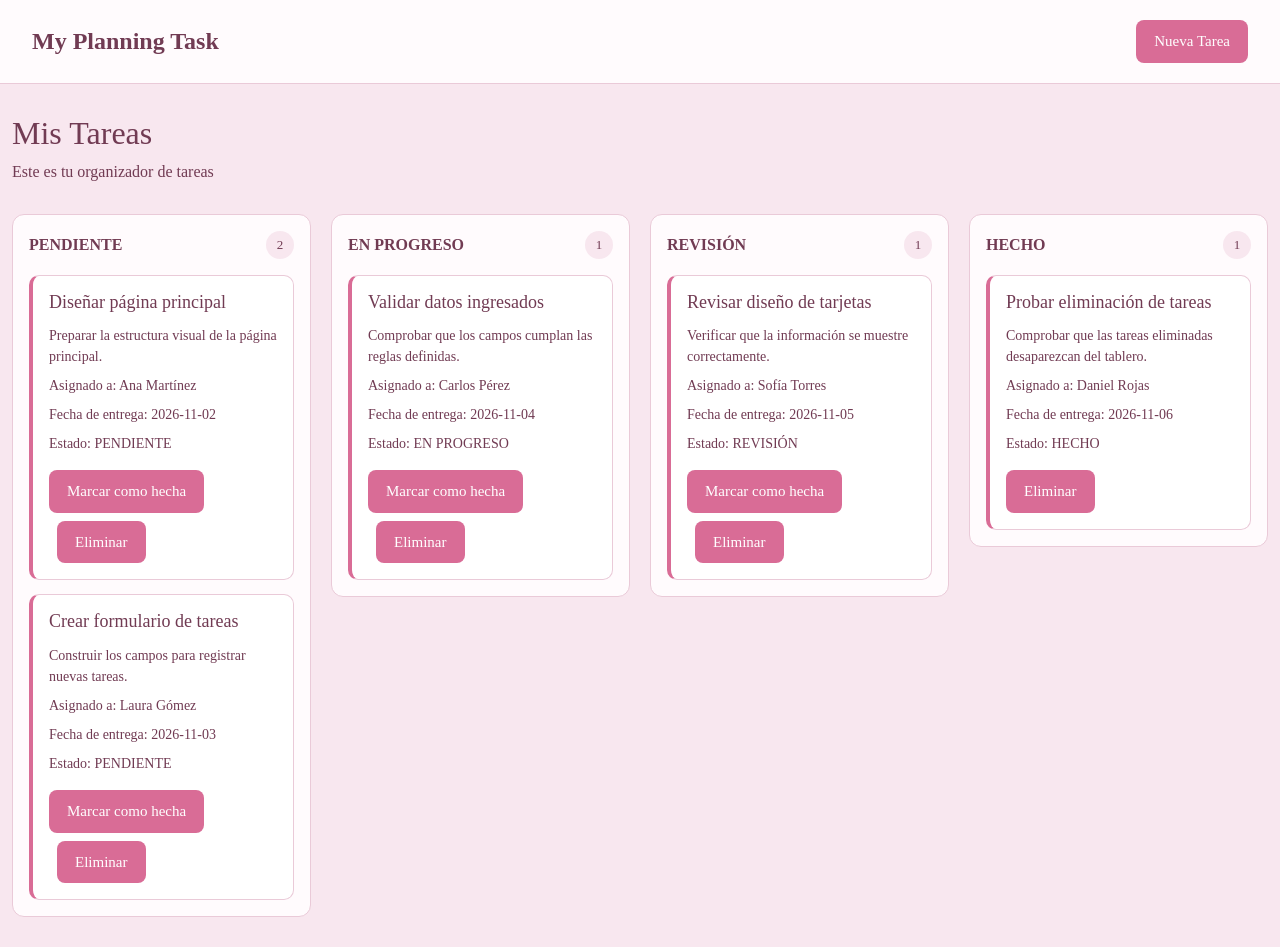
<file: index.html>
<!DOCTYPE html>
<html lang="es">
<head>
    <meta charset="UTF-8">
    <meta name="viewport" content="width=device-width, initial-scale=1.0">
    <title>My Planning Task</title>
    <link href="https://cdn.jsdelivr.net/npm/bootstrap@5.3.3/dist/css/bootstrap.min.css" rel="stylesheet">
    <link rel="stylesheet" href="style.css">
</head>
<body>

    <header>
        <a href="#" class="banner">My Planning Task</a>
        <button type="button" id="btnNuevaTarea-Newtask" class="btn">
            Nueva Tarea
        </button>
    </header>

    <main class="container-fluid">
        <section class="titulo-principal">
            <h1>Mis Tareas</h1>
            <p>Este es tu organizador de tareas</p>
        </section>


        <section class="task-board-tablero">
            <div class="columna">
                <div class="columna-encabezado">
                    <h2>PENDIENTE</h2>
                    <span class="cantidad-task" id="cantidadHacer">0</span>
                </div>
                <div id="tareasHacer" class="lista-tareas"></div>
            </div>


            <div class="columna">
                <div class="columna-encabezado">
                    <h2>EN PROGRESO</h2>
                    <span class="cantidad-task" id="cantidadProceso">0</span>
                </div>
                <div id="tareasProceso" class="lista-tareas"></div>
            </div>


            <div class="columna">
                <div class="columna-encabezado">
                    <h2>REVISIÓN</h2>
                    <span class="cantidad-task" id="cantidadRevision">0</span>
                </div>
                <div id="tareasRevision" class="lista-tareas"></div>
            </div>


            <div class="columna">
                <div class="columna-encabezado">
                    <h2>HECHO</h2>
                    <span class="cantidad-task" id="cantidadHechas">0</span>
                </div>
                <div id="tareasHechas" class="lista-tareas"></div>
            </div>

        </section>
    </main>


    <dialog id="contenedorform">
        <div class="encabezado-formNuevaTarea">
            <h2>Nueva Tarea</h2>
            <button type="button" id="btncierraform" class="btn btn-cerrar">
                Cerrar
            </button>
        </div>

        <form id="form-tareas">

            <div class="camposForm">
                <label for="task-name">Nombre de la tarea</label>
                <input
                    type="text"
                    id="task-name"
                    name="nombre"
                    class="form-control"
                    required
                >
            </div>

            <div class="camposForm">
                <label for="task-Description">Descripción</label>
                <textarea
                    id="task-Description"
                    name="descripcion"
                    class="form-control"
                    rows="3"
                    required
                ></textarea>
            </div>

            <div class="camposForm">
                <label for="task-assignment">Asignado a</label>
                <input
                    type="text"
                    id="task-assignment"
                    name="asignadoA"
                    class="form-control"
                    required
                >
            </div>

            <div class="camposForm">
                <label for="task-date">Fecha de entrega</label>
                <input
                    type="date"
                    id="task-date"
                    name="fechaDeEntrega"
                    class="form-control"
                    required
                >
            </div>

            <div class="camposForm">
                <label for="task-status">Estado</label>
                <select
                    id="task-status"
                    name="estado"
                    class="form-select"
                    required 
                >
                    <option value="">Selecciona un estado</option>
                    <option value="pendiente">PENDIENTE</option>
                    <option value="proceso">EN PROGRESO</option>
                    <option value="revision">REVISIÓN</option>
                    <option value="hecho">HECHO</option>
                </select>
            </div>

            <div class="camposForm">
                <button type="submit" id="btnGuardarTarea" class="btn">
                    Guardar tarea
                </button>
            </div>

        </form>
    </dialog>

    <script src="script.js"></script>
</body>
</html>
</file>
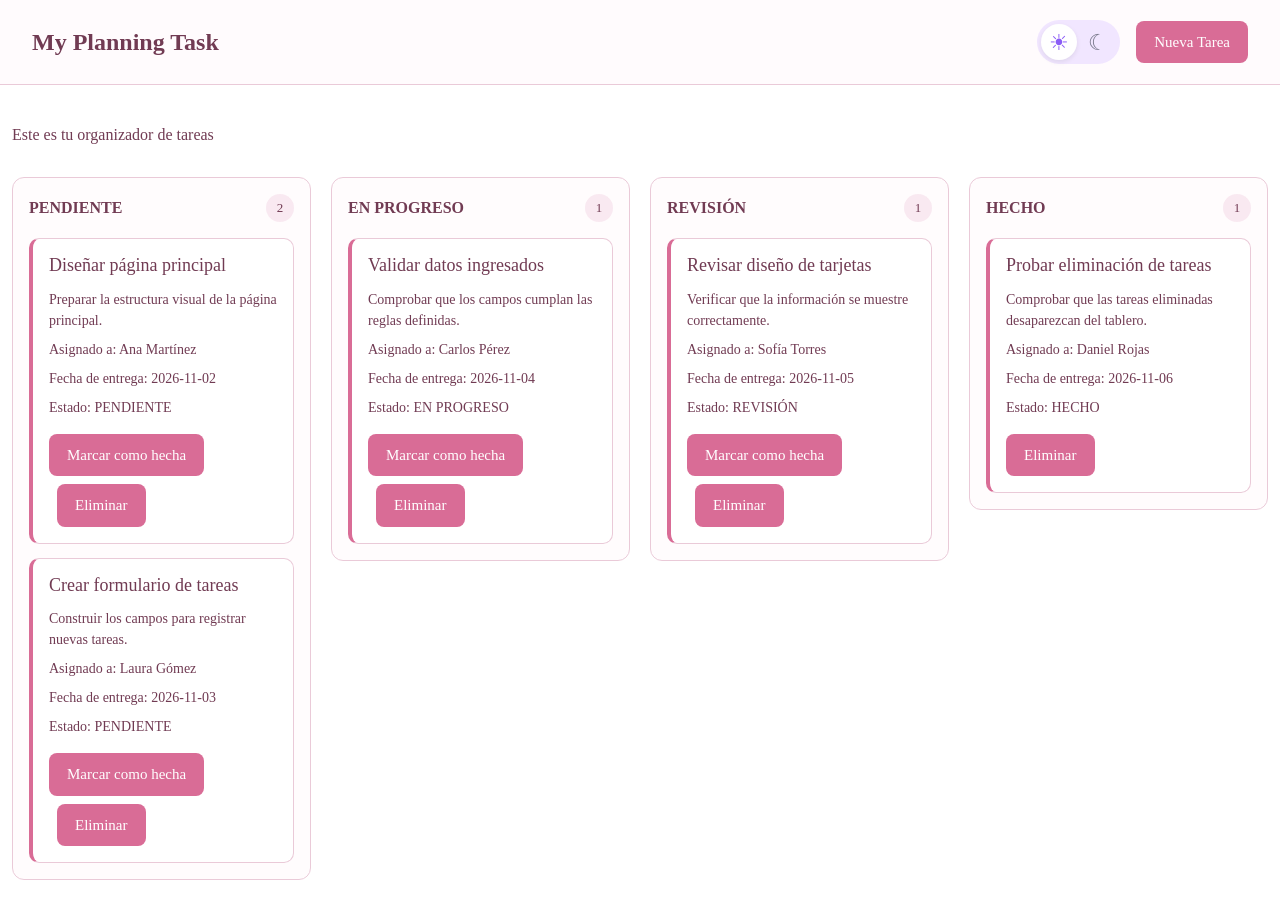
<file: docs/index.html>
<!DOCTYPE html>
<html lang="es">

<head>
    <meta charset="UTF-8">
    <meta name="viewport" content="width=device-width, initial-scale=1.0">
    <title>My Planning Task</title>
    <link href="https://cdn.jsdelivr.net/npm/bootstrap@5.3.3/dist/css/bootstrap.min.css" rel="stylesheet">
    <link rel="stylesheet" href="style.css">
</head>

<body>
    
<!-- Fondos animados para los temas -->
<div class="fondos-animados">

    <!-- Fondo modo claro -->
    <video id="videoModoClaro" class="video-fondo" autoplay muted loop playsinline>
        <source src="assets/backgrounds/clouds-light.mp4" type="video/mp4">
    </video>

    <!-- Fondo modo oscuro -->
    <video id="videoModoOscuro" class="video-fondo" autoplay muted loop playsinline>
        <source src="assets/backgrounds/night-dark.mp4" type="video/mp4">
    </video>

</div>
<header>
    <a href="#" class="banner">My Planning Task</a>

    <div class="header-acciones">

        <!-- Personalización del tema -->
        <div class="toggle-tema">

            <button id="btnModoClaro" type="button" aria-label="Modo claro">
                ☀
            </button>

            <button id="btnModoOscuro" type="button" aria-label="Modo oscuro">
                ☾
            </button>

        </div>

        <button type="button" id="btnNuevaTarea-Newtask" class="btn">
            Nueva Tarea
        </button>

    </div>
</header>

    <main class="container-fluid">
        <section class="titulo-principal">
            <h1></h1>
            <p>Este es tu organizador de tareas</p>
        </section>


        <section class="task-board-tablero">
            <div class="columna">
                <div class="columna-encabezado">
                    <h2>PENDIENTE</h2>
                    <span class="cantidad-task" id="cantidadHacer">0</span>
                </div>
                <div id="tareasHacer" class="lista-tareas"></div>
            </div>


            <div class="columna">
                <div class="columna-encabezado">
                    <h2>EN PROGRESO</h2>
                    <span class="cantidad-task" id="cantidadProceso">0</span>
                </div>
                <div id="tareasProceso" class="lista-tareas"></div>
            </div>


            <div class="columna">
                <div class="columna-encabezado">
                    <h2>REVISIÓN</h2>
                    <span class="cantidad-task" id="cantidadRevision">0</span>
                </div>
                <div id="tareasRevision" class="lista-tareas"></div>
            </div>


            <div class="columna">
                <div class="columna-encabezado">
                    <h2>HECHO</h2>
                    <span class="cantidad-task" id="cantidadHechas">0</span>
                </div>
                <div id="tareasHechas" class="lista-tareas"></div>
            </div>

        </section>
    </main>


    <dialog id="contenedorform">
        <div class="encabezado-formNuevaTarea">
            <h2>Nueva Tarea</h2>
            <button type="button" id="btncierraform" class="btn btn-cerrar">
                Cerrar
            </button>
        </div>

        <form id="form-tareas">

            <div class="camposForm">
                <label for="task-name">Nombre de la tarea</label>
                <input type="text" id="task-name" name="nombre" class="form-control" required>
            </div>

            <div class="camposForm">
                <label for="task-Description">Descripción</label>
                <textarea id="task-Description" name="descripcion" class="form-control" rows="3" required></textarea>
            </div>

            <div class="camposForm">
                <label for="task-assignment">Asignado a</label>
                <input type="text" id="task-assignment" name="asignadoA" class="form-control" required>
            </div>

            <div class="camposForm">
                <label for="task-date">Fecha de entrega</label>
                <input type="date" id="task-date" name="fechaDeEntrega" class="form-control" required>
            </div>

            <div class="camposForm">
                <label for="task-status">Estado</label>
                <select id="task-status" name="estado" class="form-select" required>
                    <option value="">Selecciona un estado</option>
                    <option value="pendiente">PENDIENTE</option>
                    <option value="proceso">EN PROGRESO</option>
                    <option value="revision">REVISIÓN</option>
                    <option value="hecho">HECHO</option>
                </select>
            </div>

            <div class="camposForm">
                <button type="submit" id="btnGuardarTarea" class="btn">
                    Guardar tarea
                </button>
            </div>

        </form>
    </dialog>

    <script src="script.js"></script>
</body>

</html>
</file>
<file: style.css>
/* General */
* {
    box-sizing: border-box;
}

body {
    margin: 0;
    font-family: 'Times New Roman', Times, serif;
    background-color: #F8E7EF;
    color: #713B53;
}

/* Encabezado */
header {
    display: flex;
    justify-content: space-between;
    align-items: center;
    padding: 20px 32px;
    background-color: #FFFBFD;
    border-bottom: 1px solid #EACAD8;
}

.banner {
    color: #713B53;
    font-size: 24px;
    font-weight: bold;
    text-decoration: none;
}

/* Botones */
button.btn {
    padding: 10px 18px;
    border: none;
    border-radius: 8px;
    background-color: #D96C96;
    color: white;
    font-family: inherit;
    font-size: 15px;
}

button.btn:hover {
    background-color: #BD507C;
    color: white;
    cursor: pointer;
}

/* Contenido principal */
main {
    padding: 30px 32px;
}

.titulo-principal {
    margin-bottom: 30px;
}

.titulo-principal h1 {
    margin-bottom: 8px;
    font-size: 32px;
    color: #713B53;
}

.titulo-principal p {
    margin-bottom: 0;
    font-size: 16px;
}

/* Tablero */
.task-board-tablero {
    display: grid;
    grid-template-columns: repeat(4, minmax(0, 1fr));
    gap: 20px;
    align-items: start;
}

/* Columnas */
.columna {
    min-width: 0;
    min-height: 320px;
    padding: 16px;
    background-color: #FFFBFD;
    border: 1px solid #EACAD8;
    border-radius: 12px;
}

.columna-encabezado {
    display: flex;
    justify-content: space-between;
    align-items: center;
    gap: 8px;
    margin-bottom: 16px;
}

.columna-encabezado h2 {
    margin: 0;
    font-size: 16px;
    font-weight: bold;
}

/* Contadores */
.cantidad-task {
    display: inline-flex;
    align-items: center;
    justify-content: center;
    min-width: 28px;
    height: 28px;
    padding: 4px 8px;
    background-color: #F8E7EF;
    color: #713B53;
    border-radius: 50%;
    font-size: 13px;
}

/* Lista de tarjetas */
.lista-tareas {
    display: flex;
    flex-direction: column;
    gap: 14px;
}

/* Tarjeta */
.tarjeta-tarea {
    padding: 16px;
    background-color: #FFFFFF;
    border: 1px solid #EACAD8;
    border-left: 4px solid #D96C96;
    border-radius: 10px;
    overflow-wrap: anywhere;
}

.tarjeta-tarea h3 {
    margin-bottom: 12px;
    font-size: 18px;
    color: #713B53;
}

.tarjeta-tarea p {
    margin-bottom: 8px;
    font-size: 14px;
}

.tarjeta-tarea button {
    margin-top: 8px;
}

.tarjeta-tarea button + button {
    margin-left: 8px;
}

/* Formulario emergente */
#contenedorform {
    width: 90%;
    max-width: 480px;
    max-height: 90vh;
    padding: 24px;
    border: 1px solid #EACAD8;
    border-radius: 14px;
    background-color: #FFFBFD;
    color: #713B53;
    overflow-y: auto;
}

#contenedorform::backdrop {
    background-color: rgba(65, 30, 46, 0.45);
}

.encabezado-formNuevaTarea {
    display: flex;
    justify-content: space-between;
    align-items: center;
    gap: 12px;
    margin-bottom: 20px;
}

.encabezado-formNuevaTarea h2 {
    margin: 0;
    font-size: 24px;
}

.btn-cerrar {
    padding: 7px 12px !important;
}

.camposForm {
    margin-bottom: 16px;
}

.camposForm label {
    display: block;
    margin-bottom: 6px;
    font-weight: bold;
}

.camposForm .form-control,
.camposForm .form-select {
    border: 1px solid #DDB8C8;
    border-radius: 8px;
}

.camposForm .form-control:focus,
.camposForm .form-select:focus {
    border-color: #D96C96;
    box-shadow: 0 0 0 0.2rem rgba(217, 108, 150, 0.2);
}

#btnGuardarTarea {
    width: 100%;
}

/* Adaptacion a pantallas medianas */
@media (max-width: 1100px) {
    .task-board-tablero {
        grid-template-columns: repeat(2, minmax(0, 1fr));
    }
}

/* Adaptacion a celulares */
@media (max-width: 600px) {
    header {
        padding: 16px;
        gap: 12px;
    }

    .brand-marca {
        font-size: 20px;
    }

    main {
        padding: 22px 16px;
    }

    .task-board-tablero {
        grid-template-columns: 1fr;
    }
}
</file>
<file: docs/style.css>
/* General */

* {
    box-sizing: border-box;
}

body {
    margin: 0;
    font-family: 'Times New Roman', Times, serif;
    background-color: transparent;
    color: #713B53;
    transition: color 0.5s ease;
}


/* Encabezado */

header {
    display: flex;
    justify-content: space-between;
    align-items: center;
    padding: 20px 32px;
    background-color: rgba(255, 251, 253, 0.85);
    border-bottom: 1px solid #EACAD8;
    transition: background-color 0.5s ease, border-color 0.5s ease;
}

.banner {
    color: #713B53;
    font-size: 24px;
    font-weight: bold;
    text-decoration: none;
}


/* Acciones del encabezado */

.header-acciones {
    display: flex;
    align-items: center;
    gap: 16px;
}


/* Botones */

button.btn {
    padding: 10px 18px;
    border: none;
    border-radius: 8px;
    background-color: #D96C96;
    color: white;
    font-family: inherit;
    font-size: 15px;
    transition: background-color 0.3s ease, color 0.3s ease, transform 0.2s ease;
}

button.btn:hover {
    background-color: #BD507C;
    color: white;
    cursor: pointer;
    transform: translateY(-2px);
}


/* Contenido principal */

main {
    padding: 30px 32px;
}

.titulo-principal {
    margin-bottom: 30px;
}

.titulo-principal h1 {
    margin-bottom: 8px;
    font-size: 32px;
    color: #713B53;
}

.titulo-principal p {
    margin-bottom: 0;
    font-size: 16px;
}


/* Tablero */

.task-board-tablero {
    display: grid;
    grid-template-columns: repeat(4, minmax(0, 1fr));
    gap: 20px;
    align-items: start;
}


/* Columnas */

.columna {
    min-width: 0;
    min-height: 320px;
    padding: 16px;
    background-color: rgba(255, 251, 253, 0.72);
    border: 1px solid #EACAD8;
    border-radius: 12px;
    transition: background-color 0.5s ease, border-color 0.5s ease, transform 0.2s ease;
}

.columna-encabezado {
    display: flex;
    justify-content: space-between;
    align-items: center;
    gap: 8px;
    margin-bottom: 16px;
}

.columna-encabezado h2 {
    margin: 0;
    font-size: 16px;
    font-weight: bold;
}


/* Contadores */

.cantidad-task {
    display: inline-flex;
    align-items: center;
    justify-content: center;
    min-width: 28px;
    height: 28px;
    padding: 4px 8px;
    background-color: rgba(248, 231, 239, 0.9);
    color: #713B53;
    border-radius: 50%;
    font-size: 13px;
    transition: background-color 0.5s ease, color 0.5s ease;
}


/* Lista de tareas */

.lista-tareas {
    display: flex;
    flex-direction: column;
    gap: 14px;
}


/* Tarjetas */

.tarjeta-tarea {
    padding: 16px;
    background-color: rgba(255, 255, 255, 0.85);
    border: 1px solid #EACAD8;
    border-left: 4px solid #D96C96;
    border-radius: 10px;
    overflow-wrap: anywhere;
    cursor: grab;
    transition: background-color 0.5s ease, border-color 0.5s ease, transform 0.2s ease, box-shadow 0.2s ease;
}

.tarjeta-tarea:hover {
    transform: translateY(-3px);
    box-shadow: 0 6px 15px rgba(113, 59, 83, 0.12);
}

.tarjeta-tarea:active {
    cursor: grabbing;
}

.tarjeta-tarea h3 {
    margin-bottom: 12px;
    font-size: 18px;
    color: #713B53;
}

.tarjeta-tarea p {
    margin-bottom: 8px;
    font-size: 14px;
}

.tarjeta-tarea button {
    margin-top: 8px;
}

.tarjeta-tarea button + button {
    margin-left: 8px;
}


/* Formulario emergente */

#contenedorform {
    width: 90%;
    max-width: 480px;
    max-height: 90vh;
    padding: 24px;
    border: 1px solid #EACAD8;
    border-radius: 14px;
    background-color: #FFFBFD;
    color: #713B53;
    overflow-y: auto;
    transition: background-color 0.5s ease, color 0.5s ease, border-color 0.5s ease;
}

#contenedorform::backdrop {
    background-color: rgba(65, 30, 46, 0.45);
}

.encabezado-formNuevaTarea {
    display: flex;
    justify-content: space-between;
    align-items: center;
    gap: 12px;
    margin-bottom: 20px;
}

.encabezado-formNuevaTarea h2 {
    margin: 0;
    font-size: 24px;
}

.btn-cerrar {
    padding: 7px 12px !important;
}

.camposForm {
    margin-bottom: 16px;
}

.camposForm label {
    display: block;
    margin-bottom: 6px;
    font-weight: bold;
}

.camposForm .form-control,
.camposForm .form-select {
    border: 1px solid #DDB8C8;
    border-radius: 8px;
}

.camposForm .form-control:focus,
.camposForm .form-select:focus {
    border-color: #D96C96;
    box-shadow: 0 0 0 0.2rem rgba(217, 108, 150, 0.2);
}

#btnGuardarTarea {
    width: 100%;
}


/* Toggle de tema */

.toggle-tema {
    display: flex;
    align-items: center;
    gap: 3px;
    padding: 4px;
    background-color: #F1E6FF;
    border-radius: 50px;
    width: fit-content;
    transition: background-color 0.5s ease;
}

.toggle-tema button {
    width: 36px;
    height: 36px;
    border: none;
    border-radius: 50%;
    background-color: transparent;
    color: #77778A;
    font-size: 22px;
    display: flex;
    align-items: center;
    justify-content: center;
    cursor: pointer;
    transition: all 0.3s ease;
}

.toggle-tema button.activo {
    background-color: #FFFFFF;
    color: #8B5CF6;
    box-shadow: 0 2px 5px rgba(0, 0, 0, 0.08);
}

.toggle-tema button:hover {
    transform: scale(1.05);
}


/* Tema oscuro */

body[data-theme="dark"] {
    background-color: transparent;
    color: #FFFFFF;
}


/* Encabezado oscuro */

body[data-theme="dark"] header {
    background-color: rgba(26, 26, 26, 0.82);
    border-bottom-color: #333333;
}

body[data-theme="dark"] .banner {
    color: #FFFFFF;
}


/* Título oscuro */

body[data-theme="dark"] .titulo-principal h1 {
    color: #FFFFFF;
}


/* Columnas oscuras */

body[data-theme="dark"] .columna {
    background-color: rgba(30, 30, 30, 0.75);
    border-color: #333333;
    color: #FFFFFF;
}


/* Contadores oscuros */

body[data-theme="dark"] .cantidad-task {
    background-color: rgba(51, 51, 51, 0.9);
    color: #FFFFFF;
}


/* Tarjetas oscuras */

body[data-theme="dark"] .tarjeta-tarea {
    background-color: rgba(42, 42, 42, 0.88);
    border-color: #444444;
    border-left-color: #FFFFFF;
    color: #FFFFFF;
}

body[data-theme="dark"] .tarjeta-tarea h3 {
    color: #FFFFFF;
}

body[data-theme="dark"] .tarjeta-tarea:hover {
    box-shadow: 0 6px 15px rgba(255, 255, 255, 0.08);
}


/* Botones en modo oscuro */

body[data-theme="dark"] button.btn {
    background-color: #FFFFFF;
    color: #121212;
    border: 1px solid #FFFFFF;
}

body[data-theme="dark"] button.btn:hover {
    background-color: #E5E5E5;
    color: #121212;
}


/* Formulario oscuro */

body[data-theme="dark"] #contenedorform {
    background-color: #1E1E1E;
    color: #FFFFFF;
    border-color: #444444;
}

body[data-theme="dark"] #contenedorform input,
body[data-theme="dark"] #contenedorform textarea,
body[data-theme="dark"] #contenedorform select {
    background-color: #2A2A2A;
    color: #FFFFFF;
    border-color: #555555;
}

body[data-theme="dark"] #contenedorform input:focus,
body[data-theme="dark"] #contenedorform textarea:focus,
body[data-theme="dark"] #contenedorform select:focus {
    border-color: #FFFFFF;
    box-shadow: 0 0 0 0.2rem rgba(255, 255, 255, 0.15);
}


/* Toggle oscuro */

body[data-theme="dark"] .toggle-tema {
    background-color: #333333;
}

body[data-theme="dark"] .toggle-tema button {
    color: #AAAAAA;
}

body[data-theme="dark"] .toggle-tema button.activo {
    background-color: #FFFFFF;
    color: #121212;
}


/* Fondos animados */

.fondos-animados {
    position: fixed;
    inset: 0;
    width: 100%;
    height: 100%;
    overflow: hidden;
    z-index: 0;
    pointer-events: none;
}

.video-fondo {
    position: absolute;
    width: 100%;
    height: 100%;
    object-fit: cover;
    top: 0;
    left: 0;
    opacity: 0;
    transition: opacity 1.5s ease;
}


/* Fondo claro */

body[data-theme="light"] #videoModoClaro {
    opacity: 1;
}


/* Fondo oscuro */

body[data-theme="dark"] #videoModoOscuro {
    opacity: 1;
}


/* Capa de legibilidad */

.fondos-animados::after {
    content: "";
    position: absolute;
    inset: 0;
    background-color: rgba(255, 255, 255, 0.15);
    pointer-events: none;
}


/* Capa oscura */

body[data-theme="dark"] .fondos-animados::after {
    background-color: rgba(0, 0, 0, 0.35);
}


/* Contenido por encima del fondo */

header,
main {
    position: relative;
    z-index: 1;
}


/* Pantallas medianas */

@media (max-width: 1100px) {
    .task-board-tablero {
        grid-template-columns: repeat(2, minmax(0, 1fr));
    }
}


/* Celulares */

@media (max-width: 600px) {
    header {
        padding: 16px;
        gap: 12px;
        flex-wrap: wrap;
    }

    .banner {
        font-size: 20px;
    }

    .header-acciones {
        gap: 8px;
        width: 100%;
        justify-content: space-between;
    }

    main {
        padding: 22px 16px;
    }

    .titulo-principal h1 {
        font-size: 26px;
    }

    .task-board-tablero {
        grid-template-columns: 1fr;
    }

    .columna {
        min-height: auto;
    }
}
</file>
